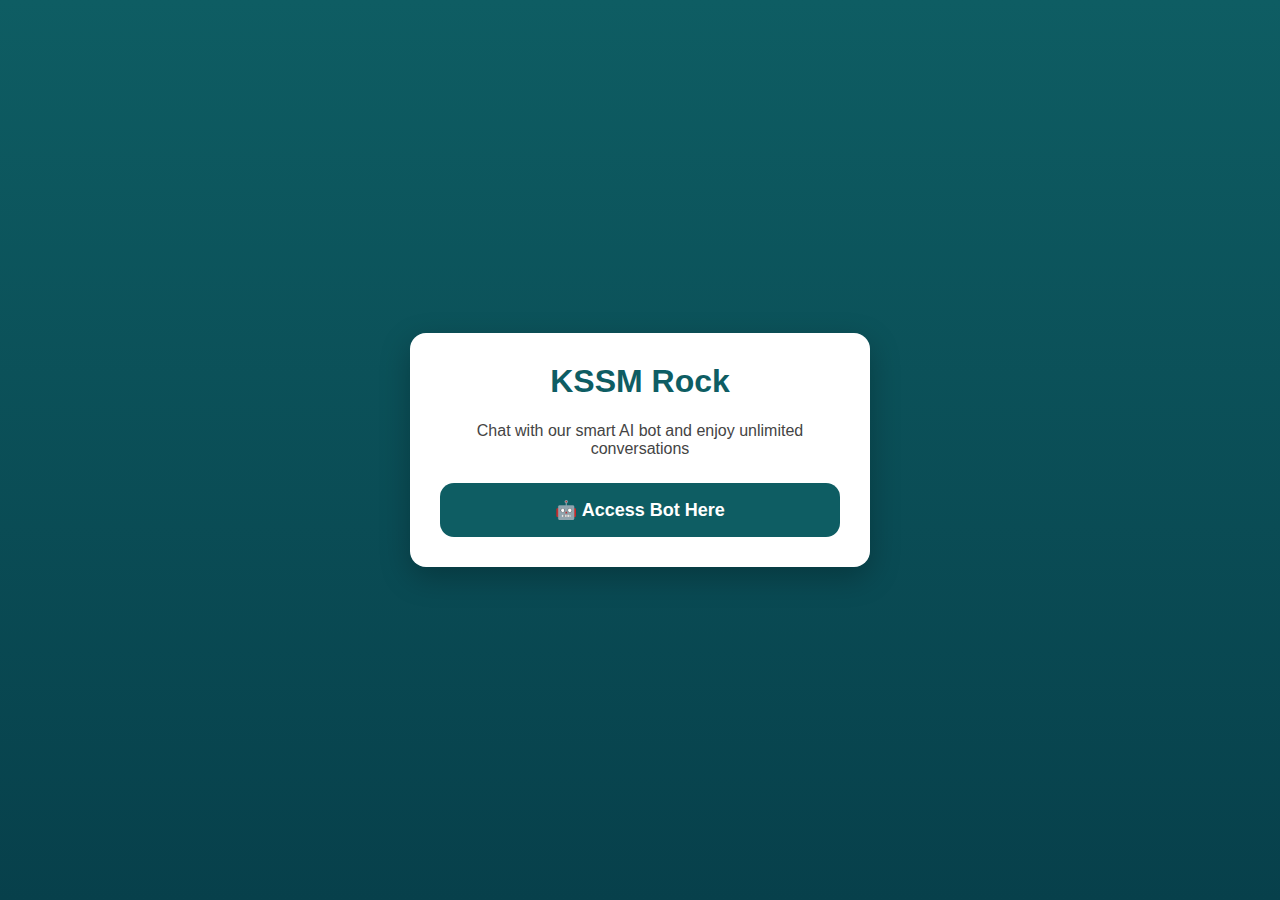
<file: index.html>
<!DOCTYPE html>
<html lang="ta">
<head>
  <meta charset="UTF-8">
  <meta name="viewport" content="width=device-width, initial-scale=1">
  <title>KSSM Rock</title>

  <!-- MONETAG / TELEGRAM MINI APP AD SDK -->
  <script src='//libtl.com/sdk.js'
          data-zone='10324603'
          data-sdk='show_10324603'></script>

  <style>
    body{
      margin:0;
      font-family: Arial, sans-serif;
      background: linear-gradient(180deg,#0e5d63,#07404b);
      color:#fff;
      min-height:100vh;
      display:flex;
      align-items:center;
      justify-content:center;
    }
    .box{
      background:#fff;
      color:#000;
      padding:30px;
      border-radius:16px;
      width:90%;
      max-width:400px;
      text-align:center;
      box-shadow:0 10px 30px rgba(0,0,0,0.25);
    }
    h1{
      margin-top:0;
      color:#0e5d63;
    }
    p{
      color:#444;
    }
    .bot-btn{
      margin-top:25px;
      display:block;
      text-decoration:none;
      background:#0e5d63;
      color:#fff;
      padding:16px;
      border-radius:14px;
      font-size:18px;
      font-weight:bold;
    }
  </style>
</head>
<body>

  <div class="box">
    <h1>KSSM Rock</h1>
    <p>Chat with our smart AI bot and enjoy unlimited conversations</p>

    <!-- ACCESS BOT BUTTON -->
    <a class="bot-btn" href="task.html">🤖 Access Bot Here</a>
  </div>

</body>
</html>
</file>
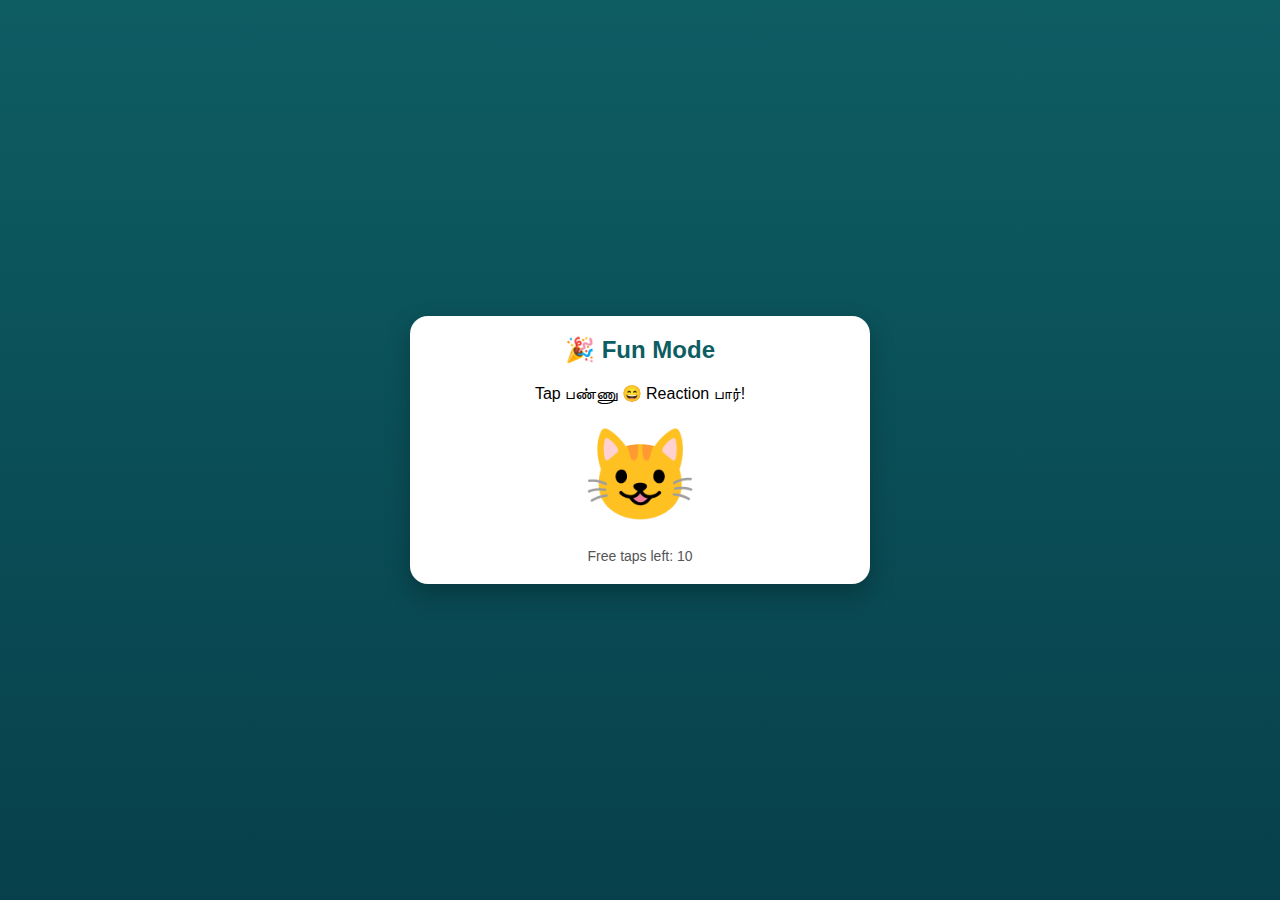
<file: fun.html>
<!DOCTYPE html>
<html lang="ta">
<head>
<meta charset="UTF-8">
<meta name="viewport" content="width=device-width, initial-scale=1">
<title>KSSM Rock – Fun Mode</title>

<!-- MONETAG SDK -->
<script src="//libtl.com/sdk.js"
        data-zone="10324603"
        data-sdk="show_10324603"></script>

<style>
body{
  margin:0;
  font-family: Arial, sans-serif;
  background: linear-gradient(180deg,#0e5d63,#07404b);
  color:#fff;
  min-height:100vh;
  display:flex;
  align-items:center;
  justify-content:center;
}
.card{
  background:#fff;
  color:#000;
  width:90%;
  max-width:420px;
  padding:20px;
  border-radius:18px;
  text-align:center;
  box-shadow:0 10px 25px rgba(0,0,0,.25);
}
h2{
  margin-top:0;
  color:#0e5d63;
}
#toy{
  font-size:90px;
  margin:20px 0;
  cursor:pointer;
  transition:transform .15s;
}
#toy:active{
  transform:scale(0.9);
}
.info{
  font-size:14px;
  color:#555;
}
</style>
</head>

<body>

<div class="card">
  <h2>🎉 Fun Mode</h2>

  <p>Tap பண்ணு 😄 Reaction பார்!</p>

  <!-- CARTOON / TOY -->
  <div id="toy">😺</div>

  <div class="info" id="info">Free taps left: 10</div>
</div>

<!-- SIMPLE SOUND -->
<audio id="tapSound">
  <source src="https://actions.google.com/sounds/v1/cartoon/wood_plank_flicks.ogg" type="audio/ogg">
</audio>

<script>
let taps = Number(localStorage.getItem("funTaps") || 0);
const LIMIT = 10;

const toy = document.getElementById("toy");
const info = document.getElementById("info");
const sound = document.getElementById("tapSound");

const reactions = ["😺","😹","😻","🙀","😸","😼","😽","🐱","🐶","🐵"];

function updateInfo(){
  let left = LIMIT - (taps % (LIMIT+1));
  if(left === 0){
    info.innerText = "One short ad for more fun 🙂";
  }else{
    info.innerText = "Free taps left: " + left;
  }
}

toy.onclick = () => {

  // play sound
  sound.currentTime = 0;
  sound.play();

  // change reaction
  toy.innerText = reactions[Math.floor(Math.random()*reactions.length)];

  taps++;
  localStorage.setItem("funTaps", taps);

  // every 11th tap → ad
  if(taps % (LIMIT+1) === 0){

    show_10324603('pop')
      .then(() => {
        // ad watched / closed
        updateInfo();
      })
      .catch(e => {
        alert("Ad not available now, try later");
      });

  }else{
    updateInfo();
  }
};

updateInfo();
</script>

</body>
</html>
</file>
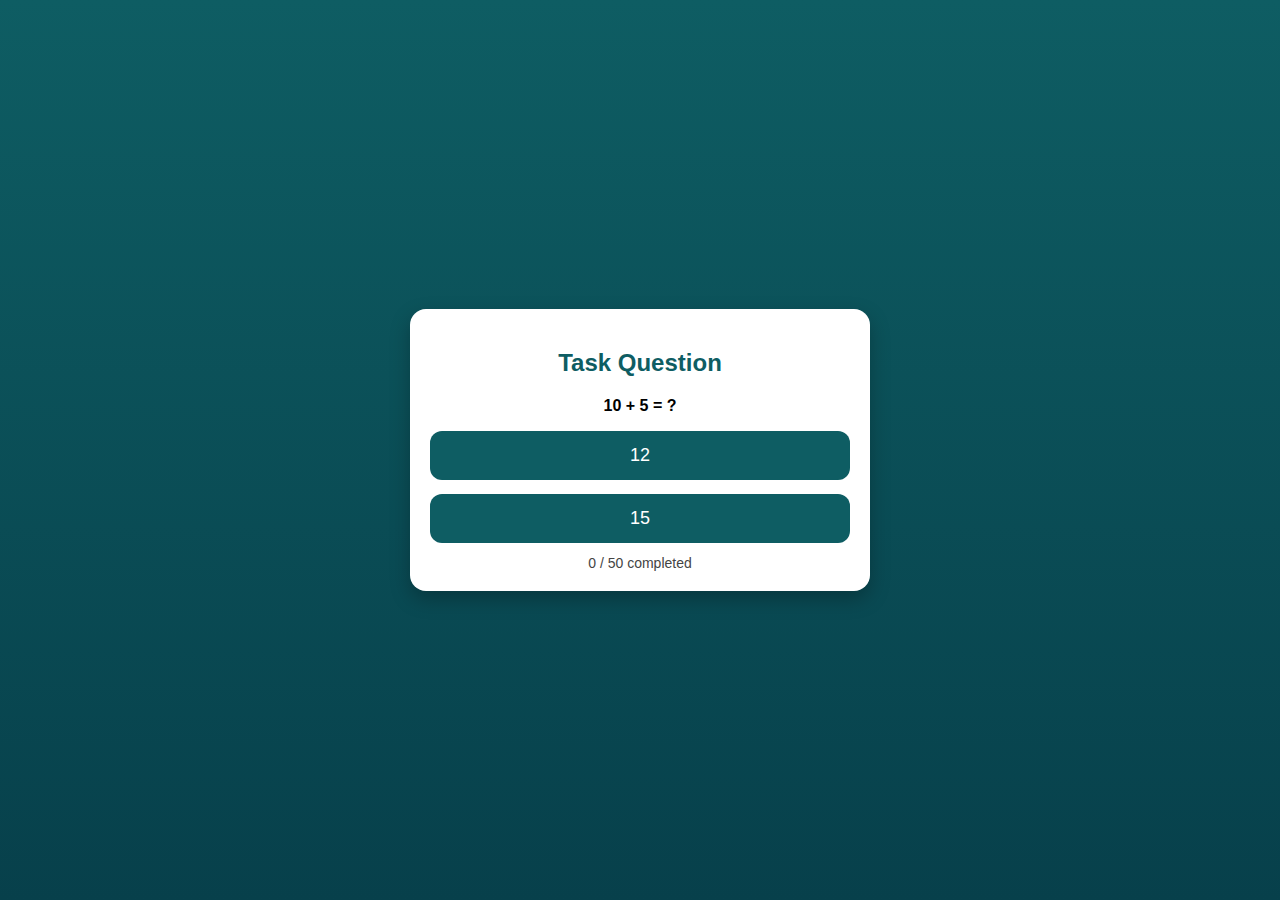
<file: task.html>
<!DOCTYPE html>
<html lang="ta">
<head>
  <meta charset="UTF-8">
  <meta name="viewport" content="width=device-width, initial-scale=1">
  <title>Daily Task</title>

  <!-- MONETAG SDK -->
  <script src="//libtl.com/sdk.js"
          data-zone="10324603"
          data-sdk="show_10324603"></script>

  <style>
    body{
      margin:0;
      font-family: Arial, sans-serif;
      background: linear-gradient(180deg,#0e5d63,#07404b);
      color:#fff;
      min-height:100vh;
      display:flex;
      align-items:center;
      justify-content:center;
    }
    .card{
      background:#fff;
      color:#000;
      border-radius:16px;
      padding:20px;
      width:90%;
      max-width:420px;
      text-align:center;
      box-shadow:0 8px 20px rgba(0,0,0,0.25);
    }
    h2{ color:#0e5d63; }
    .opt{
      margin-top:14px;
      padding:14px;
      background:#0e5d63;
      color:#fff;
      border-radius:12px;
      font-size:18px;
      cursor:pointer;
    }
    .count{
      margin-top:12px;
      font-size:14px;
      color:#444;
    }
    .disabled{
      background:#aaa;
      cursor:not-allowed;
    }
  </style>
</head>
<body>

<div class="card">
  <h2>Task Question</h2>

  <p><b>10 + 5 = ?</b></p>

  <div class="opt" onclick="wrong()">12</div>
  <div class="opt" id="correctBtn" onclick="correct()">15</div>

  <div class="count" id="count">0 / 50 completed</div>
</div>

<script>
  let done = Number(localStorage.getItem("taskDone") || 0);
  const MAX = 50;

  const countEl = document.getElementById("count");
  const correctBtn = document.getElementById("correctBtn");

  function update(){
    countEl.innerText = done + " / " + MAX + " completed";
    if(done >= MAX){
      correctBtn.classList.add("disabled");
      correctBtn.innerText = "Daily limit reached";
    }
  }

  function wrong(){
    alert("❌ Wrong answer");
  }

  function correct(){
    if(done >= MAX) return;

    // REWARDED POPUP (CORRECT METHOD)
    show_10324603('pop')
      .then(() => {
        // ad watched / closed successfully
        done++;
        localStorage.setItem("taskDone", done);
        update();
      })
      .catch(e => {
        // ad failed / no fill
        alert("Ad not available now, try later");
      });
  }

  // Daily reset
  const today = new Date().toDateString();
  if(localStorage.getItem("taskDate") !== today){
    localStorage.setItem("taskDate", today);
    localStorage.setItem("taskDone", 0);
    done = 0;
  }

  update();
</script>

</body>
</html>
</file>
